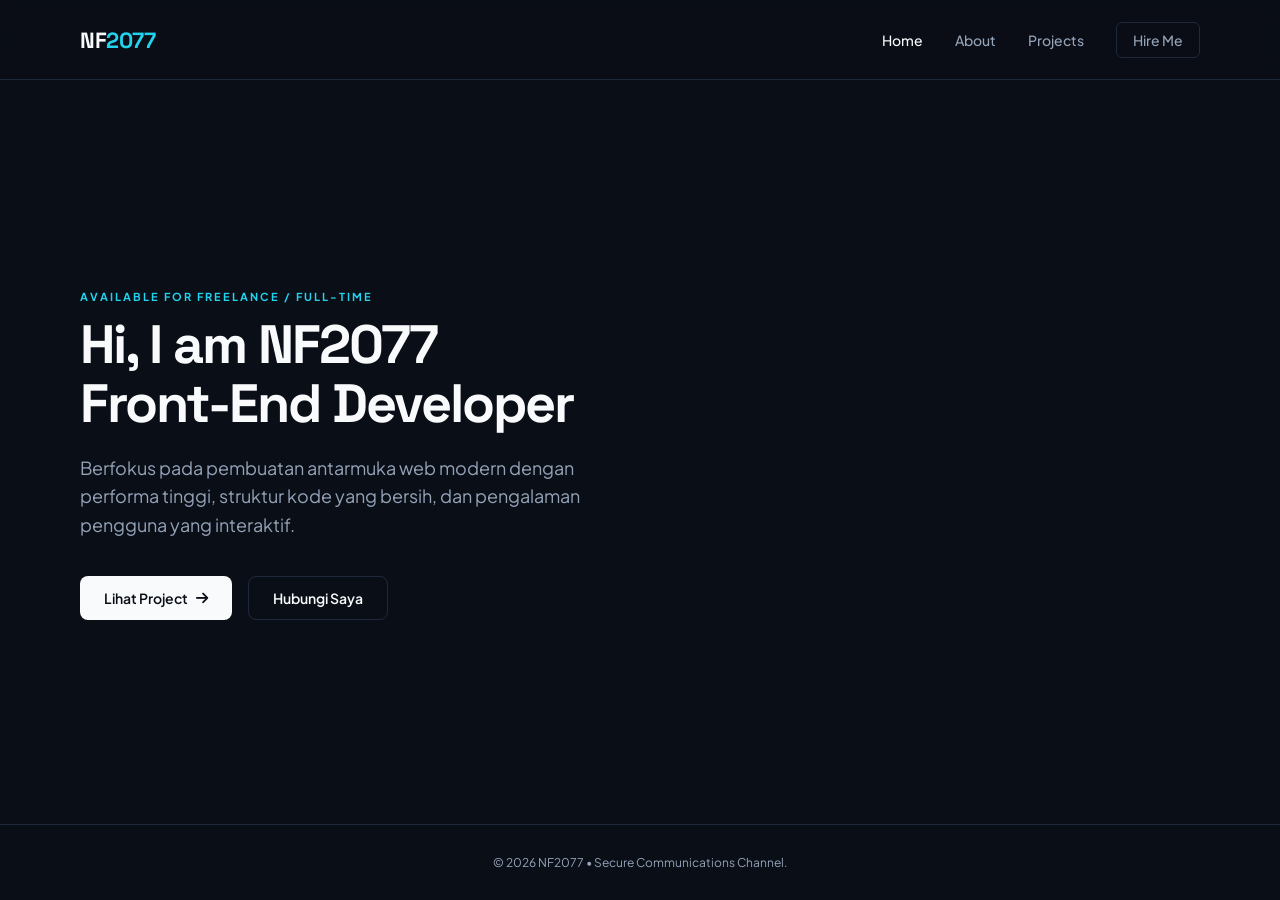
<file: index.html>
<!DOCTYPE html>
<html lang="id">
<head>
    <meta charset="UTF-8">
    <meta name="viewport" content="width=device-width, initial-scale=1.0">
    <title>Portfolio | NF2077</title>
    <link rel="stylesheet" href="style.css">
    <link href="https://fonts.googleapis.com/css2?family=Plus+Jakarta+Sans:wght@300;400;500;600;700;800&family=Space+Grotesk:wght@500;700&display=swap" rel="stylesheet">
    <link rel="stylesheet" href="https://cdnjs.cloudflare.com/ajax/libs/font-awesome/6.4.0/css/all.min.css">
</head>
<body>

    <nav class="navbar">
        <div class="nav-container">
            <a href="index.html" class="logo">NF<span>2077</span></a>
            
            <button class="menu-toggle" id="mobile-menu-btn" aria-label="Open Menu">
                <i class="fa-solid fa-bars"></i>
            </button>

            <ul class="nav-links" id="nav-menu-links">
                <li><a href="index.html" class="active">Home</a></li>
                <li><a href="about.html">About</a></li>
                <li><a href="projects.html">Projects</a></li>
                <li><a href="contact.html" class="btn-nav">Hire Me</a></li>
            </ul>
        </div>
    </nav>

    <main class="page-content hero-main">
        <div class="hero-text">
            <span class="section-tag">AVAILABLE FOR FREELANCE / FULL-TIME</span>
            <h1>Hi, I am NF2077 <br>Front-End Developer</h1>
            <p>Berfokus pada pembuatan antarmuka web modern dengan performa tinggi, struktur kode yang bersih, dan pengalaman pengguna yang interaktif.</p>
            <div class="hero-actions">
                <a href="projects.html" class="btn-primary">Lihat Project <i class="fa-solid fa-arrow-right"></i></a>
                <a href="https://mail.google.com/mail/?view=cm&fs=1&to=mcznewbalance@gmail.com" target="_blank" class="btn-secondary">Hubungi Saya</a>
            </div>
        </div>
    </main>

    <footer>
        <p>&copy; 2026 NF2077 • Secure Communications Channel.</p>
    </footer>

    <script src="script.js"></script>
</body>
</html>
</file>
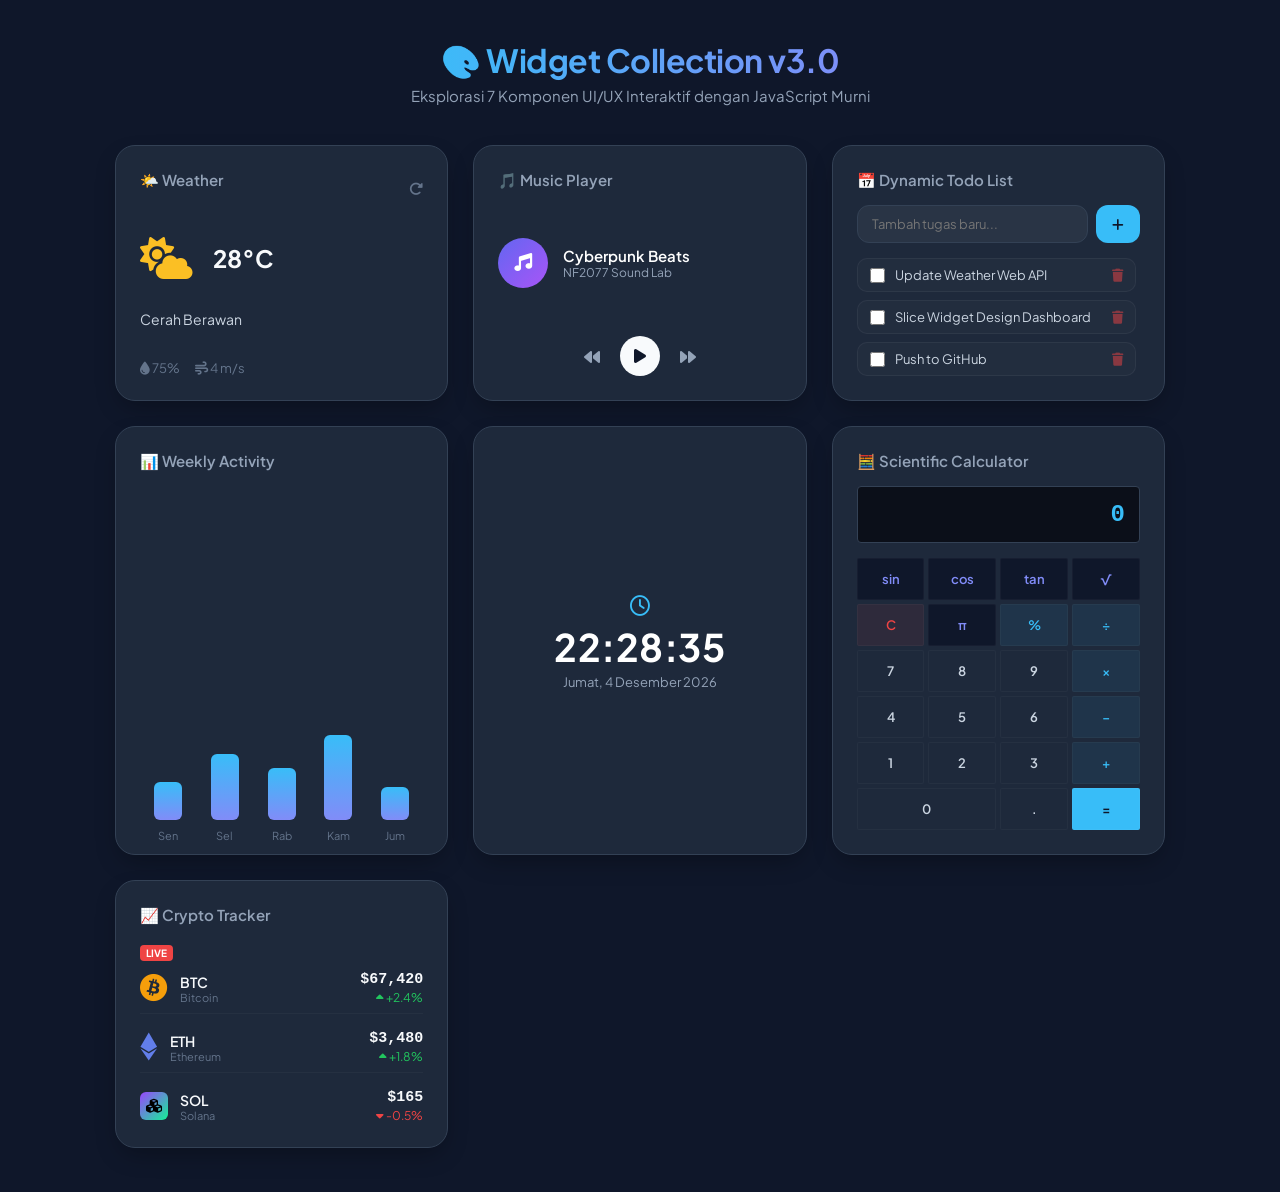
<file: widgets/index.html>
<!DOCTYPE html>
<html lang="id">
<head>
    <meta charset="UTF-8">
    <meta name="viewport" content="width=device-width, initial-scale=1.0">
    <title>Widget Design Collection - NF2077</title>
    <link rel="stylesheet" href="style.css">
    <link href="https://fonts.googleapis.com/css2?family=Plus+Jakarta+Sans:wght@300;400;600;700&display=swap" rel="stylesheet">
    <link rel="stylesheet" href="https://cdnjs.cloudflare.com/ajax/libs/font-awesome/6.4.0/css/all.min.css">
</head>
<body>

    <header>
        <h1>🎨 Widget Collection v3.0</h1>
        <p>Eksplorasi 7 Komponen UI/UX Interaktif dengan JavaScript Murni</p>
    </header>

    <main class="widget-container">

        <div class="widget card-weather">
            <div class="widget-header">
                <h3>🌤️ Weather</h3>
                <button id="refresh-weather" title="Simulasikan Cuaca Baru">
                    <i class="fa-solid fa-rotate-right"></i>
                </button>
            </div>
            <div class="weather-main">
                <i id="w-icon" class="fa-solid fa-cloud-sun weather-icon-demo"></i>
                <h2 id="w-temp">28°C</h2>
            </div>
            <p id="w-desc" class="weather-desc">Cerah Berawan</p>
            <div class="weather-sub">
                <span><i class="fa-solid fa-droplet"></i> <span id="w-humid">75%</span></span>
                <span><i class="fa-solid fa-wind"></i> <span id="w-wind">4 m/s</span></span>
            </div>
        </div>

        <div class="widget card-music">
            <h3>🎵 Music Player</h3>
            <div class="music-info">
                <div class="disc" id="disc">
                    <i class="fa-solid fa-music"></i>
                </div>
                <div class="track-details">
                    <h4>Cyberpunk Beats</h4>
                    <p>NF2077 Sound Lab</p>
                </div>
            </div>
            <div class="music-controls">
                <button aria-label="Previous"><i class="fa-solid fa-backward"></i></button>
                <button class="play-btn" id="play-btn" aria-label="Play/Pause">
                    <i class="fa-solid fa-play"></i>
                </button>
                <button aria-label="Next"><i class="fa-solid fa-forward"></i></button>
            </div>
        </div>

        <div class="widget card-todo">
            <h3>📅 Dynamic Todo List</h3>
            <div class="todo-input-group">
                <input type="text" id="todo-input" placeholder="Tambah tugas baru..." autocomplete="off">
                <button id="add-todo-btn" aria-label="Add Task">
                    <i class="fa-solid fa-plus"></i>
                </button>
            </div>
            <div class="todo-box" id="todo-box">
                </div>
        </div>

        <div class="widget card-analytics">
            <h3>📊 Weekly Activity</h3>
            <div class="chart">
                <div class="bar" style="--bar-height: 40%;" data-day="Sen" data-value="40%"></div>
                <div class="bar" style="--bar-height: 70%;" data-day="Sel" data-value="70%"></div>
                <div class="bar" style="--bar-height: 55%;" data-day="Rab" data-value="55%"></div>
                <div class="bar" style="--bar-height: 90%;" data-day="Kam" data-value="90%"></div>
                <div class="bar" style="--bar-height: 35%;" data-day="Jum" data-value="35%"></div>
            </div>
        </div>

        <div class="widget card-clock">
            <div class="clock-icon"><i class="fa-regular fa-clock"></i></div>
            <h2 id="clock">00:00:00</h2>
            <p id="date">Memuat tanggal...</p>
        </div>

        <div class="widget card-calc">
            <h3>🧮 Scientific Calculator</h3>
            <div class="calc-screen" id="calc-screen">0</div>
            <div class="calc-buttons">
                <button class="btn-sci" data-sci="sin">sin</button>
                <button class="btn-sci" data-sci="cos">cos</button>
                <button class="btn-sci" data-sci="tan">tan</button>
                <button class="btn-sci" data-sci="sqrt">√</button>
                
                <button class="btn-clear" id="calc-clear">C</button>
                <button class="btn-sci" data-sci="pi">π</button>
                <button class="btn-op" data-op="%">%</button>
                <button class="btn-op" data-op="/">÷</button>
                
                <button class="btn-num">7</button>
                <button class="btn-num">8</button>
                <button class="btn-num">9</button>
                <button class="btn-op" data-op="*">×</button>
                
                <button class="btn-num">4</button>
                <button class="btn-num">5</button>
                <button class="btn-num">6</button>
                <button class="btn-op" data-op="-">−</button>
                
                <button class="btn-num">1</button>
                <button class="btn-num">2</button>
                <button class="btn-num">3</button>
                <button class="btn-op" data-op="+">+</button>
                
                <button class="btn-num btn-zero">0</button>
                <button class="btn-num">.</button>
                <button class="btn-equal" id="calc-equal">=</button>
            </div>
        </div>

        <div class="widget card-crypto">
            <div class="widget-header">
                <h3>📈 Crypto Tracker</h3>
                <span class="crypto-badge">LIVE</span>
            </div>
            <div class="crypto-list">
                <div class="crypto-row">
                    <div class="crypto-name">
                        <i class="fa-brands fa-bitcoin bitcoin-icon"></i>
                        <div>
                            <h4>BTC</h4>
                            <p>Bitcoin</p>
                        </div>
                    </div>
                    <div class="crypto-price-box">
                        <h4 id="btc-price">$67,420</h4>
                        <p id="btc-change" class="price-up"><i class="fa-solid fa-caret-up"></i> +2.4%</p>
                    </div>
                </div>
                <div class="crypto-row">
                    <div class="crypto-name">
                        <i class="fa-brands fa-ethereum ethereum-icon"></i>
                        <div>
                            <h4>ETH</h4>
                            <p>Ethereum</p>
                        </div>
                    </div>
                    <div class="crypto-price-box">
                        <h4 id="eth-price">$3,480</h4>
                        <p id="eth-change" class="price-up"><i class="fa-solid fa-caret-up"></i> +1.8%</p>
                    </div>
                </div>
                <div class="crypto-row">
                    <div class="crypto-name">
                        <div class="solana-icon-wrapper"><i class="fa-solid fa-cubes solana-icon"></i></div>
                        <div>
                            <h4>SOL</h4>
                            <p>Solana</p>
                        </div>
                    </div>
                    <div class="crypto-price-box">
                        <h4 id="sol-price">$165</h4>
                        <p id="sol-change" class="price-down"><i class="fa-solid fa-caret-down"></i> -0.5%</p>
                    </div>
                </div>
            </div>
        </div>

    </main>

    <script src="script.js"></script>
</body>
</html>
</file>
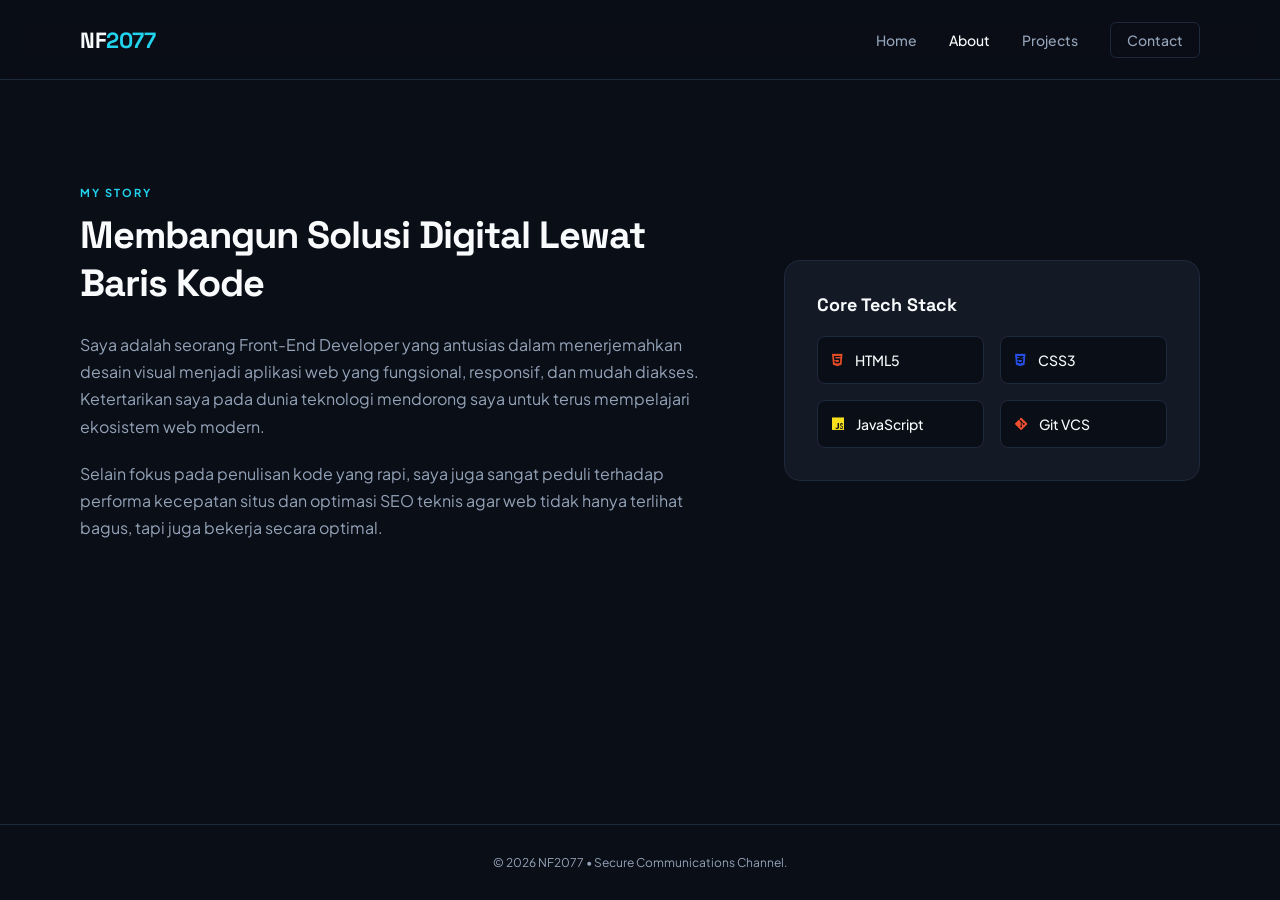
<file: about.html>
<!DOCTYPE html>
<html lang="id">
<head>
    <meta charset="UTF-8">
    <meta name="viewport" content="width=device-width, initial-scale=1.0">
    <title>About Me | NF2077</title>
    <link rel="stylesheet" href="style.css">
    <link href="https://fonts.googleapis.com/css2?family=Plus+Jakarta+Sans:wght@300;400;500;600;700;800&family=Space+Grotesk:wght@500;700&display=swap" rel="stylesheet">
    <link rel="stylesheet" href="https://cdnjs.cloudflare.com/ajax/libs/font-awesome/6.4.0/css/all.min.css">
</head>
<body>

    <nav class="navbar">
        <div class="nav-container">
            <a href="index.html" class="logo">NF<span>2077</span></a>
            
            <button class="menu-toggle" id="mobile-menu-btn" aria-label="Open Menu">
                <i class="fa-solid fa-bars"></i>
            </button>

            <ul class="nav-links" id="nav-menu-links">
                <li><a href="index.html">Home</a></li>
                <li><a href="about.html" class="active">About</a></li>
                <li><a href="projects.html">Projects</a></li>
                <li><a href="contact.html" class="btn-nav">Contact</a></li>
            </ul>
        </div>
    </nav>

    <main class="page-content">
        <section class="about-grid">
            <div class="about-intro">
                <span class="section-tag">MY STORY</span>
                <h2>Membangun Solusi Digital Lewat Baris Kode</h2>
                <p>Saya adalah seorang Front-End Developer yang antusias dalam menerjemahkan desain visual menjadi aplikasi web yang fungsional, responsif, dan mudah diakses. Ketertarikan saya pada dunia teknologi mendorong saya untuk terus mempelajari ekosistem web modern.</p>
                <p>Selain fokus pada penulisan kode yang rapi, saya juga sangat peduli terhadap performa kecepatan situs dan optimasi SEO teknis agar web tidak hanya terlihat bagus, tapi juga bekerja secara optimal.</p>
            </div>
            
            <div class="skills-box">
                <h4>Core Tech Stack</h4>
                <div class="skills-grid">
                    <div class="skill-card"><i class="fa-brands fa-html5" style="color: #e34c26;"></i> HTML5</div>
                    <div class="skill-card"><i class="fa-brands fa-css3-alt" style="color: #264de4;"></i> CSS3</div>
                    <div class="skill-card"><i class="fa-brands fa-js" style="color: #f7df1e;"></i> JavaScript</div>
                    <div class="skill-card"><i class="fa-brands fa-git-alt" style="color: #f1502f;"></i> Git VCS</div>
                </div>
            </div>
        </section>
    </main>

    <footer>
        <p>&copy; 2026 NF2077 • Secure Communications Channel.</p>
    </footer>

    <script src="script.js"></script>
</body>
</html>
</file>
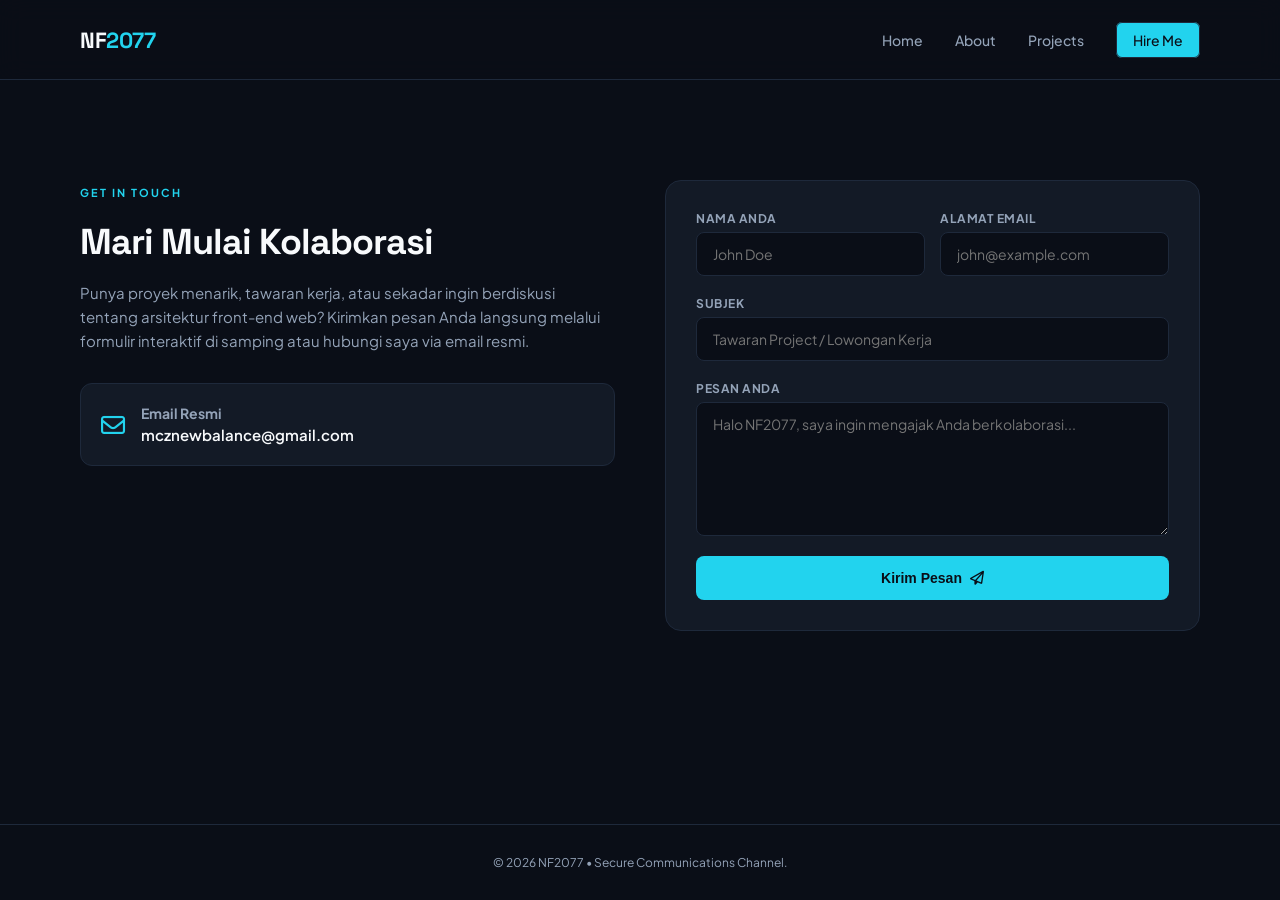
<file: contact.html>
<!DOCTYPE html>
<html lang="id">
<head>
    <meta charset="UTF-8">
    <meta name="viewport" content="width=device-width, initial-scale=1.0">
    <title>Contact Me | NF2077</title>
    <link rel="stylesheet" href="style.css">
    <link href="https://fonts.googleapis.com/css2?family=Plus+Jakarta+Sans:wght@300;400;500;600;700;800&family=Space+Grotesk:wght@500;700&display=swap" rel="stylesheet">
    <link rel="stylesheet" href="https://cdnjs.cloudflare.com/ajax/libs/font-awesome/6.4.0/css/all.min.css">
</head>
<body>

    <nav class="navbar">
        <div class="nav-container">
            <a href="index.html" class="logo">NF<span>2077</span></a>
            
            <button class="menu-toggle" id="mobile-menu-btn" aria-label="Open Menu">
                <i class="fa-solid fa-bars"></i>
            </button>

            <ul class="nav-links" id="nav-menu-links">
                <li><a href="index.html">Home</a></li>
                <li><a href="about.html">About</a></li>
                <li><a href="projects.html">Projects</a></li>
                <li><a href="contact.html" class="btn-nav active-btn">Hire Me</a></li>
            </ul>
        </div>
    </nav>

    <main class="page-content">
        <section class="contact-wrapper">
            
            <div class="contact-header-text animate-fade-in">
                <span class="section-tag">GET IN TOUCH</span>
                <h2>Mari Mulai Kolaborasi</h2>
                <p>Punya proyek menarik, tawaran kerja, atau sekadar ingin berdiskusi tentang arsitektur front-end web? Kirimkan pesan Anda langsung melalui formulir interaktif di samping atau hubungi saya via email resmi.</p>
                
                <div class="direct-channels">
                    <div class="channel-card animate-fade-in delay-150">
                        <i class="fa-regular fa-envelope"></i>
                        <div>
                            <h5>Email Resmi</h5>
                            <a href="https://mail.google.com/mail/?view=cm&fs=1&to=mcznewbalance@gmail.com" target="_blank">mcznewbalance@gmail.com</a>
                        </div>
                    </div>
                </div>
            </div>

            <div class="form-box-container animate-fade-in delay-300">
                <form class="interactive-form" action="https://formspree.io/f/mbdekyjb" method="POST">
                    
                    <div class="form-group-split">
                        <div class="form-control">
                            <label for="name">Nama Anda</label>
                            <input type="text" id="name" name="name" placeholder="John Doe" required>
                        </div>
                        <div class="form-control">
                            <label for="email">Alamat Email</label>
                            <input type="email" id="email" name="email" placeholder="john@example.com" required>
                        </div>
                    </div>
                    
                    <div class="form-control">
                        <label for="subject">Subjek</label>
                        <input type="text" id="subject" name="subject" placeholder="Tawaran Project / Lowongan Kerja" required>
                    </div>
                    
                    <div class="form-control">
                        <label for="message">Pesan Anda</label>
                        <textarea id="message" name="message" rows="6" placeholder="Halo NF2077, saya ingin mengajak Anda berkolaborasi..." required></textarea>
                    </div>
                    
                    <button type="submit" class="btn-submit-form">
                        Kirim Pesan <i class="fa-regular fa-paper-plane"></i>
                    </button>
                </form>
            </div>
            
        </section>
    </main>

    <footer>
        <p>&copy; 2026 NF2077 • Secure Communications Channel.</p>
    </footer>

    <script src="script.js"></script>
</body>
</html>
</file>
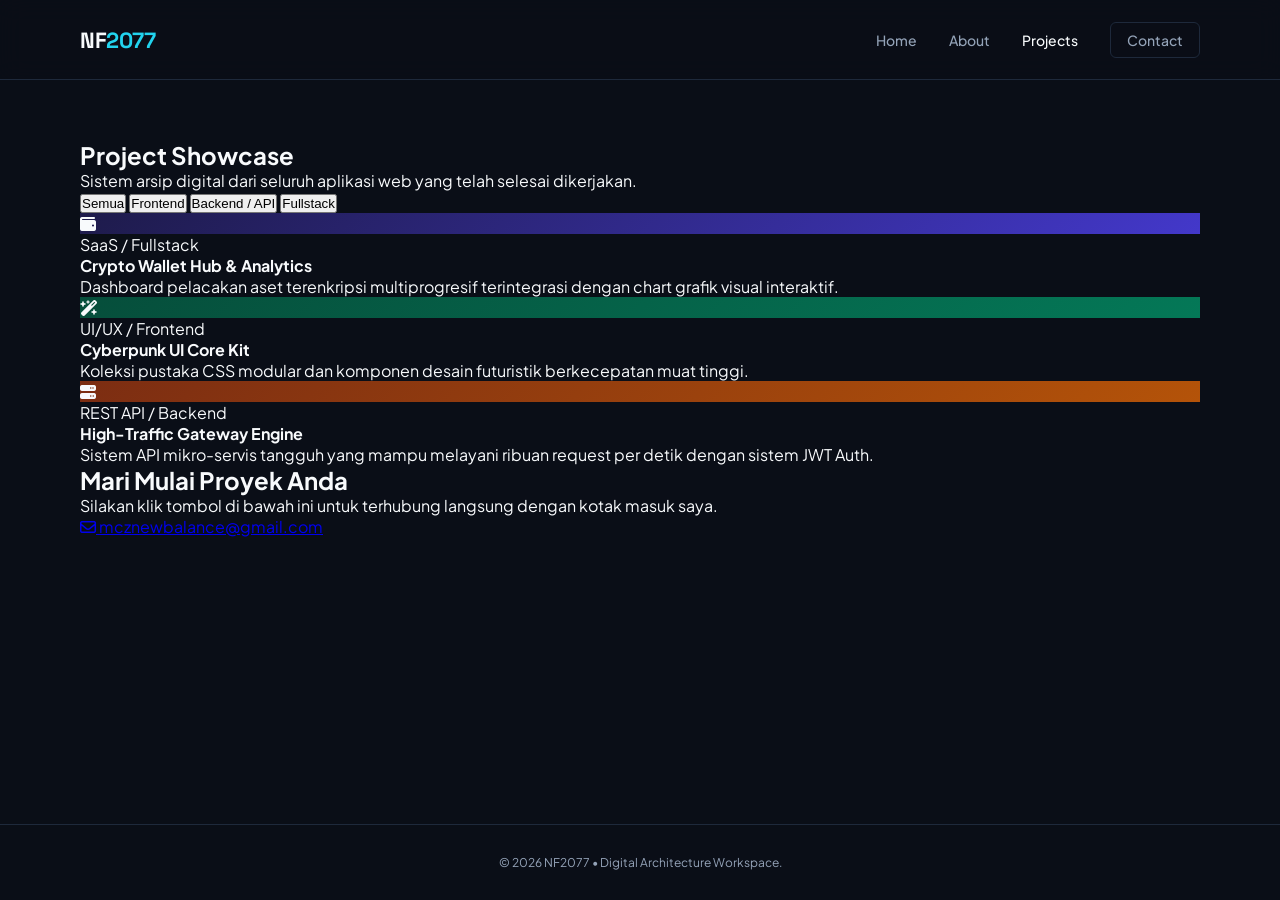
<file: project.html>
<!DOCTYPE html>
<html lang="id">
<head>
    <meta charset="UTF-8">
    <meta name="viewport" content="width=device-width, initial-scale=1.0">
    <title>Projects Portfolio | NF2077</title>
    <link rel="stylesheet" href="style.css">
    <link href="https://fonts.googleapis.com/css2?family=Plus+Jakarta+Sans:wght@300;400;500;600;700;800&family=Space+Grotesk:wght@500;700&display=swap" rel="stylesheet">
    <link rel="stylesheet" href="https://cdnjs.cloudflare.com/ajax/libs/font-awesome/6.4.0/css/all.min.css">
</head>
<body>

    <!-- NAVBAR COMPONENT -->
    <nav class="navbar">
        <div class="nav-container">
            <a href="index.html" class="logo">NF<span>2077</span></a>
            <ul class="nav-links">
                <li><a href="index.html">Home</a></li>
                <li><a href="about.html">About</a></li>
                <li><a href="projects.html" class="active">Projects</a></li>
                <li><a href="mailto:mcznewbalance@gmail.com" class="btn-nav">Contact</a></li>
            </ul>
        </div>
    </nav>

    <!-- GALLERY CONTAINER -->
    <main class="page-content">
        <section class="portfolio-header">
            <h2>Project Showcase</h2>
            <p>Sistem arsip digital dari seluruh aplikasi web yang telah selesai dikerjakan.</p>
            
            <!-- JS TAXONOMY FILTERS -->
            <div class="filter-group">
                <button class="btn-filter active" data-filter="all">Semua</button>
                <button class="btn-filter" data-filter="fe">Frontend</button>
                <button class="btn-filter" data-filter="be">Backend / API</button>
                <button class="btn-filter" data-filter="full">Fullstack</button>
            </div>
        </section>

        <!-- CARDS GALLERY GRID -->
        <section class="projects-gallery">
            <div class="gallery-grid" id="gallery-grid">
                
                <!-- Card 1 (Fullstack) -->
                <div class="project-item-card" data-category="full">
                    <div class="item-img" style="background: linear-gradient(135deg, #1e1b4b, #4338ca);">
                        <i class="fa-solid fa-wallet"></i>
                    </div>
                    <div class="item-body">
                        <span class="item-tag-tech">SaaS / Fullstack</span>
                        <h4>Crypto Wallet Hub & Analytics</h4>
                        <p>Dashboard pelacakan aset terenkripsi multiprogresif terintegrasi dengan chart grafik visual interaktif.</p>
                    </div>
                </div>

                <!-- Card 2 (Frontend) -->
                <div class="project-item-card" data-category="fe">
                    <div class="item-img" style="background: linear-gradient(135deg, #064e3b, #047857);">
                        <i class="fa-solid fa-wand-magic-sparkles"></i>
                    </div>
                    <div class="item-body">
                        <span class="item-tag-tech">UI/UX / Frontend</span>
                        <h4>Cyberpunk UI Core Kit</h4>
                        <p>Koleksi pustaka CSS modular dan komponen desain futuristik berkecepatan muat tinggi.</p>
                    </div>
                </div>

                <!-- Card 3 (Backend) -->
                <div class="project-item-card" data-category="be">
                    <div class="item-img" style="background: linear-gradient(135deg, #7c2d12, #b45309);">
                        <i class="fa-solid fa-server"></i>
                    </div>
                    <div class="item-body">
                        <span class="item-tag-tech">REST API / Backend</span>
                        <h4>High-Traffic Gateway Engine</h4>
                        <p>Sistem API mikro-servis tangguh yang mampu melayani ribuan request per detik dengan sistem JWT Auth.</p>
                    </div>
                </div>

            </div>
        </section>

        <!-- CTA CONTACT ACTION ZONE -->
        <section class="contact-footer-zone">
            <div class="contact-anchor-card">
                <h2>Mari Mulai Proyek Anda</h2>
                <p>Silakan klik tombol di bawah ini untuk terhubung langsung dengan kotak masuk saya.</p>
                <a href="mailto:mcznewbalance@gmail.com" class="btn-email-action">
                    <i class="fa-regular fa-envelope"></i> mcznewbalance@gmail.com
                </a>
            </div>
        </section>
    </main>

    <!-- FOOTER -->
    <footer>
        <p>&copy; 2026 NF2077 • Digital Architecture Workspace.</p>
    </footer>

    <script src="script.js"></script>
</body>
</html>
</file>
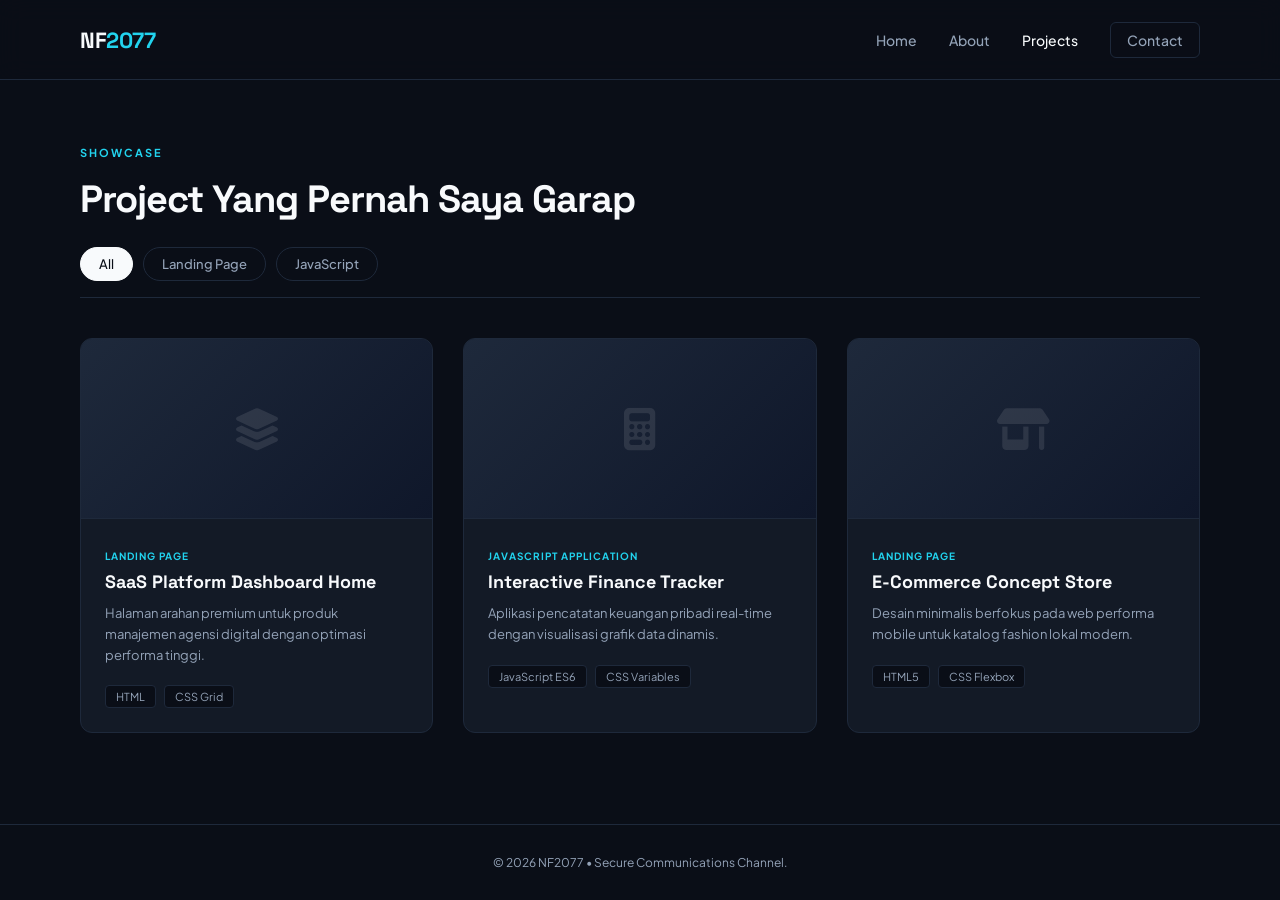
<file: projects.html>
<!DOCTYPE html>
<html lang="id">
<head>
    <meta charset="UTF-8">
    <meta name="viewport" content="width=device-width, initial-scale=1.0">
    <title>Projects | NF2077</title>
    <link rel="stylesheet" href="style.css">
    <link href="https://fonts.googleapis.com/css2?family=Plus+Jakarta+Sans:wght@300;400;500;600;700;800&family=Space+Grotesk:wght@500;700&display=swap" rel="stylesheet">
    <link rel="stylesheet" href="https://cdnjs.cloudflare.com/ajax/libs/font-awesome/6.4.0/css/all.min.css">
</head>
<body>

    <nav class="navbar">
        <div class="nav-container">
            <a href="index.html" class="logo">NF<span>2077</span></a>
            
            <button class="menu-toggle" id="mobile-menu-btn" aria-label="Open Menu">
                <i class="fa-solid fa-bars"></i>
            </button>

            <ul class="nav-links" id="nav-menu-links">
                <li><a href="index.html">Home</a></li>
                <li><a href="about.html">About</a></li>
                <li><a href="projects.html" class="active">Projects</a></li>
                <li><a href="contact.html" class="btn-nav">Contact</a></li>
            </ul>
        </div>
    </nav>

    <main class="page-content">
        <div class="projects-header">
            <span class="section-tag">SHOWCASE</span>
            <h2>Project Yang Pernah Saya Garap</h2>
            
            <div class="filter-container">
                <button class="filter-btn active" onclick="filterSelection('all')">All</button>
                <button class="filter-btn" onclick="filterSelection('landing')">Landing Page</button>
                <button class="filter-btn" onclick="filterSelection('javascript')">JavaScript</button>
            </div>
        </div>

        <div class="projects-grid">
            <div class="project-card filter-item landing">
                <div class="project-img-placeholder">
                    <i class="fa-solid fa-layer-group"></i>
                </div>
                <div class="project-info">
                    <span class="proj-category">LANDING PAGE</span>
                    <h3>SaaS Platform Dashboard Home</h3>
                    <p>Halaman arahan premium untuk produk manajemen agensi digital dengan optimasi performa tinggi.</p>
                    <div class="proj-tags">
                        <span>HTML</span><span>CSS Grid</span>
                    </div>
                </div>
            </div>

            <div class="project-card filter-item javascript">
                <div class="project-img-placeholder">
                    <i class="fa-solid fa-calculator"></i>
                </div>
                <div class="project-info">
                    <span class="proj-category">JAVASCRIPT APPLICATION</span>
                    <h3>Interactive Finance Tracker</h3>
                    <p>Aplikasi pencatatan keuangan pribadi real-time dengan visualisasi grafik data dinamis.</p>
                    <div class="proj-tags">
                        <span>JavaScript ES6</span><span>CSS Variables</span>
                    </div>
                </div>
            </div>

            <div class="project-card filter-item landing">
                <div class="project-img-placeholder">
                    <i class="fa-solid fa-shop"></i>
                </div>
                <div class="project-info">
                    <span class="proj-category">LANDING PAGE</span>
                    <h3>E-Commerce Concept Store</h3>
                    <p>Desain minimalis berfokus pada web performa mobile untuk katalog fashion lokal modern.</p>
                    <div class="proj-tags">
                        <span>HTML5</span><span>CSS Flexbox</span>
                    </div>
                </div>
            </div>
        </div>
    </main>

    <footer>
        <p>&copy; 2026 NF2077 • Secure Communications Channel.</p>
    </footer>

    <script src="script.js"></script>
    <script>
        function filterSelection(category) {
            const items = document.getElementsByClassName('filter-item');
            const buttons = document.getElementsByClassName('filter-btn');
            
            for (let btn of buttons) {
                if (btn.getAttribute('onclick').includes(category)) {
                    btn.classList.add('active');
                } else {
                    btn.classList.remove('active');
                }
            }

            for (let item of items) {
                if (category === 'all') {
                    item.style.display = 'block';
                } else {
                    if (item.classList.contains(category)) {
                        item.style.display = 'block';
                    } else {
                        item.style.display = 'none';
                    }
                }
            }
        }
    </script>
</body>
</html>
</file>
<file: style.css>
/* ==========================================================================
   GLOBAL VARIABLES & RESET
   ========================================================================== */
:root {
    --bg-deep: #0a0e17;
    --bg-card: #131a26;
    --border-line: #1e293b;
    --neon-cyan: #22d3ee;
    --text-bright: #f8fafc;
    --text-dim: #94a3b8;
    --nav-height: 80px;
}

* {
    margin: 0;
    padding: 0;
    box-sizing: border-box;
}

body {
    background-color: var(--bg-deep);
    color: var(--text-bright);
    font-family: 'Plus Jakarta Sans', sans-serif;
    min-height: 100vh;
    display: flex;
    flex-direction: column;
    overflow-x: hidden;
}

/* ==========================================================================
   NAVIGATION LAYER
   ========================================================================== */
.navbar {
    height: var(--nav-height);
    border-bottom: 1px solid var(--border-line);
    background-color: rgba(10, 14, 23, 0.8);
    backdrop-filter: blur(12px);
    position: fixed;
    top: 0;
    width: 100%;
    z-index: 1000;
}

.nav-container {
    max-width: 1200px;
    height: 100%;
    margin: 0 auto;
    padding: 0 40px;
    display: flex;
    justify-content: space-between;
    align-items: center;
}

.logo {
    font-family: 'Space Grotesk', sans-serif;
    font-size: 22px;
    font-weight: 700;
    color: var(--text-bright);
    text-decoration: none;
    letter-spacing: -0.5px;
}

.logo span {
    color: var(--neon-cyan);
}

.nav-links {
    display: flex;
    align-items: center;
    gap: 32px;
    list-style: none;
}

.nav-links a {
    color: var(--text-dim);
    text-decoration: none;
    font-size: 14px;
    font-weight: 500;
    transition: color 0.2s ease;
}

.nav-links a:hover, 
.nav-links a.active {
    color: var(--text-bright);
}

.btn-nav {
    border: 1px solid var(--border-line);
    padding: 8px 16px;
    border-radius: 6px;
    background: transparent;
}

.btn-nav:hover {
    border-color: var(--neon-cyan);
    color: var(--neon-cyan) !important;
}

/* ==========================================================================
   LAYOUT STRUCTURE
   ========================================================================== */
.page-content {
    flex: 1;
    max-width: 1200px;
    width: 100%;
    margin: 0 auto;
    padding: calc(var(--nav-height) + 60px) 40px 60px 40px;
}

.section-tag {
    color: var(--neon-cyan);
    font-size: 11px;
    font-weight: 700;
    letter-spacing: 2px;
    text-transform: uppercase;
    display: inline-block;
    margin-bottom: 12px;
}

/* ==========================================================================
   HOME PAGE (HERO VIEW)
   ========================================================================== */
.hero-main {
    display: flex;
    align-items: center;
    min-height: calc(100vh - 140px);
}

.hero-text h1 {
    font-family: 'Space Grotesk', sans-serif;
    font-size: 54px;
    line-height: 1.1;
    letter-spacing: -2px;
    margin-bottom: 20px;
}

.hero-text p {
    color: var(--text-dim);
    font-size: 18px;
    max-width: 540px;
    line-height: 1.6;
    margin-bottom: 36px;
}

.hero-actions {
    display: flex;
    gap: 16px;
}

.btn-primary, .btn-secondary {
    padding: 12px 24px;
    border-radius: 8px;
    font-size: 14px;
    font-weight: 600;
    text-decoration: none;
    display: inline-flex;
    align-items: center;
    gap: 8px;
    transition: all 0.2s ease;
}

.btn-primary {
    background-color: var(--text-bright);
    color: var(--bg-deep);
}

.btn-primary:hover {
    transform: translateY(-2px);
    box-shadow: 0 4px 20px rgba(248, 250, 252, 0.15);
}

.btn-secondary {
    border: 1px solid var(--border-line);
    color: var(--text-bright);
}

.btn-secondary:hover {
    background-color: rgba(255, 255, 255, 0.03);
    border-color: var(--text-dim);
}

/* ==========================================================================
   ABOUT PAGE
   ========================================================================== */
.about-grid {
    display: grid;
    grid-template-columns: 1.2fr 0.8fr;
    gap: 80px;
    align-items: center;
    margin-top: 40px;
}

.about-intro h2 {
    font-family: 'Space Grotesk', sans-serif;
    font-size: 38px;
    margin-bottom: 24px;
    letter-spacing: -1px;
}

.about-intro p {
    color: var(--text-dim);
    font-size: 16px;
    line-height: 1.7;
    margin-bottom: 20px;
}

.skills-box {
    background: var(--bg-card);
    border: 1px solid var(--border-line);
    padding: 32px;
    border-radius: 16px;
}

.skills-box h4 {
    font-family: 'Space Grotesk', sans-serif;
    font-size: 18px;
    margin-bottom: 20px;
}

.skills-grid {
    display: grid;
    grid-template-columns: 1fr 1fr;
    gap: 16px;
}

.skill-card {
    background: var(--bg-deep);
    border: 1px solid var(--border-line);
    padding: 14px;
    border-radius: 8px;
    font-size: 14px;
    font-weight: 500;
    display: flex;
    align-items: center;
    gap: 12px;
}

/* ==========================================================================
   PROJECTS PAGE
   ========================================================================== */
.projects-header {
    margin-bottom: 40px;
}

.projects-header h2 {
    font-family: 'Space Grotesk', sans-serif;
    font-size: 38px;
    letter-spacing: -1px;
    margin-top: 4px;
}

.filter-container {
    display: flex;
    gap: 10px;
    margin-top: 24px;
    border-bottom: 1px solid var(--border-line);
    padding-bottom: 16px;
}

.filter-btn {
    background: transparent;
    border: 1px solid var(--border-line);
    color: var(--text-dim);
    padding: 8px 18px;
    border-radius: 20px;
    font-family: inherit;
    font-size: 13px;
    font-weight: 500;
    cursor: pointer;
    transition: all 0.2s ease;
}

.filter-btn:hover {
    color: var(--text-bright);
    border-color: var(--text-dim);
}

.filter-btn.active {
    background: var(--text-bright);
    color: var(--bg-deep);
    border-color: var(--text-bright);
}

.projects-grid {
    display: grid;
    grid-template-columns: repeat(auto-fill, minmax(340px, 1fr));
    gap: 30px;
}

.project-card {
    background: var(--bg-card);
    border: 1px solid var(--border-line);
    border-radius: 12px;
    overflow: hidden;
    transition: transform 0.2s, border-color 0.2s;
}

.project-card:hover {
    transform: translateY(-4px);
    border-color: rgba(34, 211, 238, 0.3);
}

.project-img-placeholder {
    height: 180px;
    background: linear-gradient(135deg, #1e293b 0%, #0f172a 100%);
    display: flex;
    justify-content: center;
    align-items: center;
    border-bottom: 1px solid var(--border-line);
}

.project-img-placeholder i {
    font-size: 42px;
    color: rgba(255, 255, 255, 0.1);
}

.project-info {
    padding: 24px;
}

.proj-category {
    color: var(--neon-cyan);
    font-size: 10px;
    font-weight: 700;
    letter-spacing: 1px;
}

.project-info h3 {
    font-family: 'Space Grotesk', sans-serif;
    font-size: 18px;
    margin: 6px 0 10px 0;
}

.project-info p {
    color: var(--text-dim);
    font-size: 13px;
    line-height: 1.6;
    margin-bottom: 20px;
}

.proj-tags {
    display: flex;
    gap: 8px;
    flex-wrap: wrap;
}

.proj-tags span {
    background: var(--bg-deep);
    border: 1px solid var(--border-line);
    padding: 4px 10px;
    border-radius: 4px;
    font-size: 11px;
    color: var(--text-dim);
}

/* ==========================================================================
   CONTACT PAGE EXCLUSIVE
   ========================================================================== */
.contact-wrapper {
    display: grid;
    grid-template-columns: 1fr 1fr;
    gap: 50px;
    margin-top: 40px;
    align-items: flex-start;
}
.contact-header-text h2 {
    font-family: 'Space Grotesk', sans-serif;
    font-size: 36px;
    margin: 8px 0 16px 0;
    letter-spacing: -1px;
}
.contact-header-text p {
    color: var(--text-dim);
    font-size: 15px;
    line-height: 1.6;
    margin-bottom: 30px;
}
.direct-channels {
    margin-top: 20px;
}
.channel-card {
    background: var(--bg-card);
    border: 1px solid var(--border-line);
    padding: 20px;
    border-radius: 12px;
    display: flex;
    align-items: center;
    gap: 16px;
}
.channel-card i {
    font-size: 24px;
    color: var(--neon-cyan);
}
.channel-card h5 {
    font-size: 14px;
    color: var(--text-dim);
    margin-bottom: 2px;
}
.channel-card a {
    color: var(--text-bright);
    text-decoration: none;
    font-weight: 600;
    font-size: 15px;
}
.channel-card a:hover {
    color: var(--neon-cyan);
}

.form-box-container {
    background: var(--bg-card);
    border: 1px solid var(--border-line);
    padding: 30px;
    border-radius: 16px;
}
.interactive-form {
    display: flex;
    flex-direction: column;
    gap: 20px;
}
.form-group-split {
    display: grid;
    grid-template-columns: 1fr 1fr;
    gap: 15px;
}
.form-control {
    display: flex;
    flex-direction: column;
    gap: 6px;
}
.form-control label {
    font-size: 12px;
    font-weight: 700;
    color: var(--text-dim);
    text-transform: uppercase;
    letter-spacing: 0.5px;
}
.form-control input, .form-control textarea {
    background: var(--bg-deep);
    border: 1px solid var(--border-line);
    color: var(--text-bright);
    padding: 12px 16px;
    border-radius: 8px;
    font-family: inherit;
    font-size: 14px;
    transition: all 0.2s ease;
}
.form-control input:focus, .form-control textarea:focus {
    outline: none;
    border-color: var(--neon-cyan);
    box-shadow: 0 0 10px rgba(34, 211, 238, 0.15);
}
.btn-submit-form {
    background: var(--neon-cyan);
    color: var(--bg-deep);
    border: none;
    padding: 14px;
    border-radius: 8px;
    font-weight: 700;
    font-size: 14px;
    cursor: pointer;
    display: flex;
    justify-content: center;
    align-items: center;
    gap: 8px;
    transition: opacity 0.2s;
}
.btn-submit-form:hover {
    opacity: 0.9;
}
.active-btn {
    background: var(--neon-cyan) !important;
    color: var(--bg-deep) !important;
}

/* ==========================================================================
   FOOTER LAYER
   ========================================================================== */
footer {
    border-top: 1px solid var(--border-line);
    padding: 30px 40px;
    text-align: center;
}

footer p {
    font-size: 12px;
    color: var(--text-dim);
}

/* ==========================================================================
   RESPONSIVENESS ENGINE (MODERN BREAKPOINTS)
   ========================================================================== */
.menu-toggle {
    display: none;
    background: transparent;
    border: none;
    color: var(--text-bright);
    font-size: 22px;
    cursor: pointer;
    padding: 8px;
}

@media (max-width: 900px) {
    .nav-container, .page-content {
        padding-left: 24px;
        padding-right: 24px;
    }
    .hero-text h1 { font-size: 40px; }
    .about-grid, .contact-wrapper { grid-template-columns: 1fr; gap: 40px; }
    .form-group-split { grid-template-columns: 1fr; }
}

@media (max-width: 640px) {
    .menu-toggle {
        display: block;
    }

    .nav-links {
        display: flex;
        flex-direction: column;
        position: absolute;
        top: var(--nav-height);
        left: 0;
        width: 100%;
        background-color: var(--bg-card);
        border-bottom: 1px solid var(--border-line);
        padding: 24px;
        gap: 20px;
        opacity: 0;
        pointer-events: none;
        transform: translateY(-10px);
        transition: all 0.3s ease;
    }

    .nav-links.mobile-active {
        opacity: 1;
        pointer-events: auto;
        transform: translateY(0);
    }

    .nav-links .btn-nav {
        text-align: center;
        width: 100%;
        padding: 12px;
        background: rgba(34, 211, 238, 0.1);
        border-color: var(--neon-cyan);
        color: var(--neon-cyan) !important;
    }
    
    .hero-actions { 
        flex-direction: column; 
    }
    
    .hero-actions .btn-primary, .hero-actions .btn-secondary {
        justify-content: center;
    }
}
</file>
<file: widgets/style.css>
/* ==========================================================================
   RESET & GLOBAL PROPERTIES
   ========================================================================== */
* {
    margin: 0;
    padding: 0;
    box-sizing: border-box;
    font-family: 'Plus Jakarta Sans', sans-serif;
}

body {
    background: #0f172a; /* Slate 900 */
    color: #f8fafc;
    min-height: 100vh;
    padding: 40px 20px;
    display: flex;
    flex-direction: column;
    align-items: center;
}

header {
    text-align: center;
    margin-bottom: 40px;
}

header h1 {
    font-size: 32px;
    font-weight: 700;
    letter-spacing: -0.5px;
    background: linear-gradient(to right, #38bdf8, #818cf8);
    -webkit-background-clip: text;
    -webkit-text-fill-color: transparent;
}

header p {
    color: #94a3b8;
    margin-top: 5px;
    font-size: 15px;
}

/* ==========================================================================
   WIDGET GRID LAYOUT
   ========================================================================== */
.widget-container {
    display: grid;
    grid-template-columns: repeat(auto-fit, minmax(300px, 1fr));
    gap: 25px;
    width: 100%;
    max-width: 1050px;
}

/* Base Widget Card Design */
.widget {
    background: #1e293b; /* Slate 800 */
    border: 1px solid #334155;
    border-radius: 20px;
    padding: 24px;
    box-shadow: 0 10px 25px -5px rgba(0, 0, 0, 0.3);
    transition: transform 0.3s ease, box-shadow 0.3s ease, border-color 0.3s ease;
    display: flex;
    flex-direction: column;
    justify-content: space-between;
    min-height: 200px;
}

.widget:hover {
    transform: translateY(-5px);
    box-shadow: 0 15px 30px -5px rgba(56, 189, 248, 0.15);
    border-color: #475569;
}

.widget h3 {
    font-size: 15px;
    font-weight: 600;
    color: #94a3b8;
    margin-bottom: 15px;
}

/* ==========================================================================
   COMPONENTS UNIQUE STYLING
   ========================================================================== */

/* 1. Weather Widget */
.card-weather .widget-header {
    display: flex;
    justify-content: space-between;
    align-items: center;
}

#refresh-weather {
    background: none;
    border: none;
    color: #64748b;
    cursor: pointer;
    font-size: 14px;
    transition: color 0.3s ease, transform 0.4s ease;
}

#refresh-weather:hover { color: #38bdf8; }
.weather-main { display: flex; align-items: center; gap: 20px; margin: 10px 0; }
.weather-icon-demo { font-size: 42px; color: #fbbf24; transition: color 0.3s ease; }
.card-weather .temp { font-size: 34px; font-weight: 700; }
.weather-desc { font-size: 14px; color: #cbd5e1; text-transform: capitalize; }
.weather-sub { display: flex; gap: 15px; font-size: 13px; color: #64748b; margin-top: 10px; }

/* 2. Music Player Widget */
.music-info { display: flex; align-items: center; gap: 15px; margin-bottom: 15px; }
.disc {
    width: 50px;
    height: 50px;
    background: linear-gradient(135deg, #6366f1, #a855f7);
    border-radius: 50%;
    display: flex;
    justify-content: center;
    align-items: center;
    font-size: 18px;
    color: #ffffff;
}
.disc.rotate { animation: spin 3s linear infinite; }
.track-details h4 { font-size: 15px; font-weight: 600; color: #ffffff; }
.track-details p { color: #94a3b8; font-size: 12px; }
.music-controls { display: flex; justify-content: center; align-items: center; gap: 20px; }
.music-controls button { background: none; border: none; color: #94a3b8; font-size: 16px; cursor: pointer; transition: color 0.2s ease; }
.music-controls button:hover { color: #ffffff; }
.music-controls .play-btn {
    width: 40px;
    height: 40px;
    background: #f8fafc;
    color: #0f172a;
    border-radius: 50%;
    display: flex;
    justify-content: center;
    align-items: center;
    transition: background-color 0.2s ease, transform 0.2s ease;
}
.music-controls .play-btn:hover { background: #38bdf8; color: #ffffff; transform: scale(1.05); }

/* 3. Dynamic Todo List Widget */
.todo-input-group { display: flex; gap: 8px; margin-bottom: 15px; }
.todo-input-group input {
    flex: 1; background: rgba(255, 255, 255, 0.05); border: 1px solid #334155;
    padding: 10px 14px; border-radius: 12px; color: #ffffff; outline: none; font-size: 13px; transition: border-color 0.2s ease;
}
.todo-input-group input:focus { border-color: #38bdf8; }
.todo-input-group button {
    background: #38bdf8; border: none; color: #0f172a; padding: 0 16px; border-radius: 12px; cursor: pointer; font-weight: 600; transition: background-color 0.2s ease;
}
.todo-input-group button:hover { background: #7dd3fc; }
.todo-box { max-height: 140px; overflow-y: auto; display: flex; flex-direction: column; gap: 8px; padding-right: 4px; }
.todo-box::-webkit-scrollbar { width: 4px; }
.todo-box::-webkit-scrollbar-thumb { background: #334155; border-radius: 10px; }
.todo-item { display: flex; justify-content: space-between; align-items: center; background: rgba(255, 255, 255, 0.02); border: 1px solid rgba(255, 255, 255, 0.05); padding: 8px 12px; border-radius: 10px; }
.todo-left { display: flex; align-items: center; gap: 10px; }
.todo-left input[type="checkbox"] { accent-color: #38bdf8; cursor: pointer; width: 15px; height: 15px; }
.todo-left label { font-size: 13px; color: #cbd5e1; cursor: pointer; user-select: none; transition: color 0.2s ease, text-decoration 0.2s ease; }
.todo-left input:checked + label { text-decoration: line-through; color: #64748b; }
.delete-todo { background: none; border: none; color: #ef4444; cursor: pointer; font-size: 13px; opacity: 0.5; transition: opacity 0.2s ease, transform 0.2s ease; }
.delete-todo:hover { opacity: 1; transform: scale(1.1); }

/* 4. Analytics Tracker Widget */
.chart { display: flex; justify-content: space-around; align-items: flex-end; height: 110px; padding-top: 15px; margin-bottom: 10px; }
.bar {
    width: 28px; height: var(--bar-height); background: linear-gradient(to top, #818cf8, #38bdf8); border-radius: 6px;
    position: relative; cursor: pointer; transform-origin: bottom; animation: growUp 0.8s cubic-bezier(0.25, 1, 0.5, 1) forwards;
}
.bar:hover { filter: brightness(1.15); }
.bar::after { content: attr(data-day); position: absolute; bottom: -22px; left: 50%; transform: translateX(-50%); font-size: 11px; color: #64748b; }
.bar:hover::before {
    content: attr(data-value); position: absolute; top: -28px; left: 50%; transform: translateX(-50%);
    background: #38bdf8; color: #0f172a; font-size: 10px; font-weight: 700; padding: 3px 6px; border-radius: 4px; white-space: nowrap; box-shadow: 0 4px 10px rgba(0,0,0,0.2);
}

/* 5. Jam Digital Widget */
.card-clock { text-align: center; align-items: center; justify-content: center; }
.clock-icon { font-size: 20px; color: #38bdf8; margin-bottom: 6px; }
.card-clock h2 { font-size: 38px; font-weight: 700; letter-spacing: 0.5px; color: #ffffff; }
.card-clock p { color: #94a3b8; font-size: 13px; margin-top: 4px; }

/* 6. Scientific Calculator Widget (SHARP BOX PRECISION REMIX) */
.card-calc {
    min-height: 380px;
}
.calc-screen {
    background: #0b0f19;
    border: 1px solid #334155;
    padding: 14px;
    border-radius: 4px; /* Sharp precision */
    text-align: right;
    font-size: 24px;
    font-family: monospace;
    font-weight: 700;
    color: #38bdf8;
    margin-bottom: 15px;
    overflow-x: auto;
    white-space: nowrap;
}
.calc-buttons {
    display: grid;
    grid-template-columns: repeat(4, 1fr);
    gap: 4px; /* Kotak rapat presisi */
}
.calc-buttons button {
    border: 1px solid rgba(255, 255, 255, 0.03);
    padding: 12px;
    border-radius: 2px; /* Tegas / Sharp Box */
    font-size: 13px;
    font-weight: 600;
    cursor: pointer;
    background: #1e293b;
    color: #cbd5e1;
    transition: all 0.15s ease;
}
.calc-buttons button:hover {
    background: #334155;
    color: white;
}
.calc-buttons .btn-sci {
    background: #0f172a;
    color: #818cf8;
}
.calc-buttons .btn-sci:hover {
    background: #1e1b4b;
    color: #a5b4fc;
}
.calc-buttons .btn-op {
    background: rgba(56, 189, 248, 0.08);
    color: #38bdf8;
}
.calc-buttons .btn-op:hover {
    background: #38bdf8;
    color: #0f172a;
}
.calc-buttons .btn-clear {
    background: rgba(239, 68, 68, 0.08);
    color: #ef4444;
}
.calc-buttons .btn-clear:hover {
    background: #ef4444;
    color: white;
}
.calc-buttons .btn-equal {
    background: #38bdf8;
    color: #0f172a;
    font-weight: 700;
}
.calc-buttons .btn-equal:hover {
    background: #7dd3fc;
}
.calc-buttons .btn-zero {
    grid-column: span 2;
}

/* 7. Multi Crypto Tracker Widget */
.card-crypto {
    min-height: 260px;
}
.crypto-badge { font-size: 10px; background: #ef4444; color: white; padding: 2px 6px; border-radius: 4px; font-weight: 700; animation: pulse 1.5s infinite; }
.crypto-list {
    display: flex;
    flex-direction: column;
    gap: 16px;
    margin-top: 10px;
}
.crypto-row {
    display: flex;
    justify-content: space-between;
    align-items: center;
    border-bottom: 1px solid rgba(255, 255, 255, 0.03);
    padding-bottom: 8px;
}
.crypto-row:last-child {
    border-bottom: none;
    padding-bottom: 0;
}
.crypto-name {
    display: flex;
    align-items: center;
    gap: 12px;
}
.bitcoin-icon { font-size: 28px; color: #f59e0b; }
.ethereum-icon { font-size: 28px; color: #627eea; }
.solana-icon-wrapper {
    width: 28px; height: 28px; background: linear-gradient(135deg, #9945ff, #14f195);
    display: flex; justify-content: center; align-items: center; border-radius: 6px;
}
.solana-icon { font-size: 14px; color: #000000; }
.crypto-name h4 { font-size: 14px; font-weight: 600; }
.crypto-name p { color: #64748b; font-size: 11px; }
.crypto-price-box { text-align: right; }
.crypto-price-box h4 { font-size: 15px; font-weight: 700; font-family: monospace; }
.price-up { color: #22c55e; font-size: 12px; margin-top: 2px; }
.price-down { color: #ef4444; font-size: 12px; margin-top: 2px; }

/* ==========================================================================
   GLOBAL ANIMATIONS KEYFRAMES
   ========================================================================== */
@keyframes spin { 100% { transform: rotate(360deg); } }
@keyframes growUp { 0% { transform: scaleY(0); } 100% { transform: scaleY(1); } }
@keyframes pulse { 0% { opacity: 0.5; } 50% { opacity: 1; } 100% { opacity: 0.5; } }
</file>
